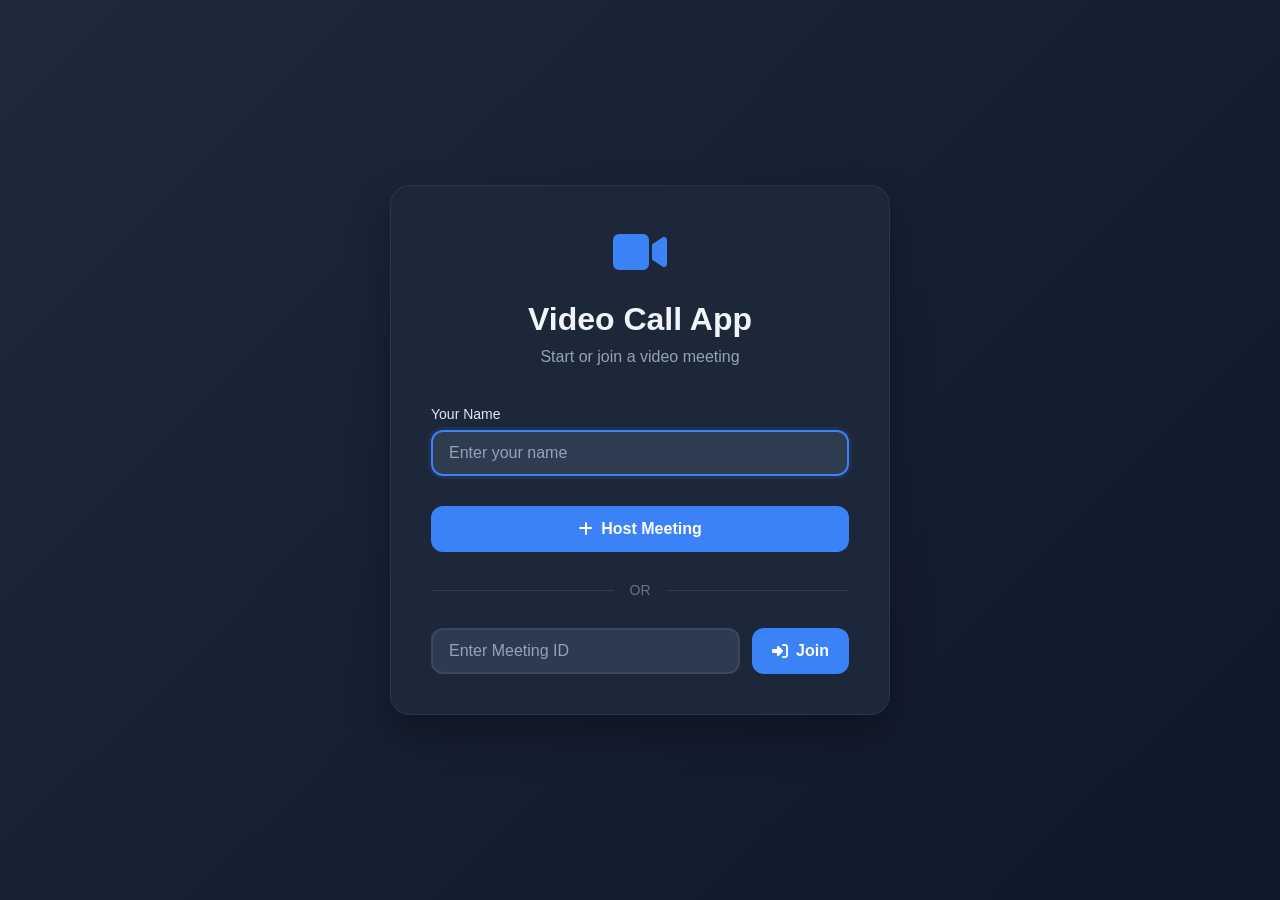
<file: index copy.html>
<!DOCTYPE html>
<html lang="en">
<head>
    <meta charset="UTF-8">
    <meta name="viewport" content="width=device-width, initial-scale=1.0">
    <title>Video Call App</title>
    <link rel="stylesheet" href="https://cdnjs.cloudflare.com/ajax/libs/font-awesome/6.4.0/css/all.min.css">
    <style>
        * {
            margin: 0;
            padding: 0;
            box-sizing: border-box;
        }

        body {
            font-family: 'Inter', -apple-system, BlinkMacSystemFont, 'Segoe UI', Roboto, sans-serif;
            background: linear-gradient(135deg, #1e293b 0%, #0f172a 100%);
            color: #f1f5f9;
            min-height: 100vh;
            display: flex;
            align-items: center;
            justify-content: center;
        }

        .container {
            background: rgba(30, 41, 59, 0.95);
            backdrop-filter: blur(10px);
            border-radius: 20px;
            padding: 40px;
            box-shadow: 0 20px 40px rgba(0, 0, 0, 0.3);
            border: 1px solid rgba(71, 85, 105, 0.3);
            max-width: 500px;
            width: 100%;
            text-align: center;
        }

        .logo {
            font-size: 48px;
            margin-bottom: 20px;
            color: #3b82f6;
        }

        h1 {
            font-size: 32px;
            font-weight: 600;
            margin-bottom: 10px;
            color: #f1f5f9;
        }

        .subtitle {
            font-size: 16px;
            color: #94a3b8;
            margin-bottom: 40px;
        }

        .form-group {
            margin-bottom: 30px;
            text-align: left;
        }

        label {
            display: block;
            font-size: 14px;
            font-weight: 500;
            color: #e2e8f0;
            margin-bottom: 8px;
        }

        input {
            width: 100%;
            padding: 12px 16px;
            border: 2px solid rgba(71, 85, 105, 0.5);
            border-radius: 12px;
            background: rgba(51, 65, 85, 0.8);
            color: #f1f5f9;
            font-size: 16px;
            transition: all 0.2s ease;
        }

        input:focus {
            outline: none;
            border-color: #3b82f6;
            box-shadow: 0 0 0 3px rgba(59, 130, 246, 0.1);
        }

        input::placeholder {
            color: #94a3b8;
        }

        .button-group {
            display: flex;
            gap: 16px;
            margin-bottom: 30px;
        }

        .btn {
            flex: 1;
            padding: 14px 20px;
            border: none;
            border-radius: 12px;
            font-size: 16px;
            font-weight: 600;
            cursor: pointer;
            transition: all 0.2s ease;
            display: flex;
            align-items: center;
            justify-content: center;
            gap: 8px;
        }

        .btn-primary {
            background: #3b82f6;
            color: white;
        }

        .btn-primary:hover {
            background: #2563eb;
            transform: translateY(-1px);
        }

        .btn-secondary {
            background: rgba(51, 65, 85, 0.8);
            color: #e2e8f0;
            border: 2px solid rgba(71, 85, 105, 0.5);
        }

        .btn-secondary:hover {
            background: rgba(71, 85, 105, 0.9);
            border-color: rgba(71, 85, 105, 0.8);
            transform: translateY(-1px);
        }

        .btn:disabled {
            opacity: 0.5;
            cursor: not-allowed;
            transform: none !important;
        }

        .divider {
            display: flex;
            align-items: center;
            margin: 30px 0;
            color: #64748b;
            font-size: 14px;
        }

        .divider::before,
        .divider::after {
            content: '';
            flex: 1;
            height: 1px;
            background: rgba(71, 85, 105, 0.5);
        }

        .divider span {
            padding: 0 16px;
        }

        .join-section {
            display: flex;
            gap: 12px;
        }

        .join-section input {
            flex: 1;
        }

        .join-section .btn {
            flex: none;
            padding: 12px 20px;
        }

        .error-message {
            background: rgba(220, 38, 38, 0.1);
            border: 1px solid rgba(220, 38, 38, 0.3);
            color: #fca5a5;
            padding: 12px;
            border-radius: 8px;
            margin-top: 16px;
            font-size: 14px;
        }

        .loading {
            display: none;
            align-items: center;
            justify-content: center;
            gap: 8px;
            color: #94a3b8;
            font-size: 14px;
            margin-top: 16px;
        }

        .loading.show {
            display: flex;
        }

        .spinner {
            width: 16px;
            height: 16px;
            border: 2px solid rgba(148, 163, 184, 0.3);
            border-top: 2px solid #94a3b8;
            border-radius: 50%;
            animation: spin 1s linear infinite;
        }

        @keyframes spin {
            0% { transform: rotate(0deg); }
            100% { transform: rotate(360deg); }
        }

        @media (max-width: 480px) {
            .container {
                margin: 20px;
                padding: 30px 20px;
            }

            .button-group {
                flex-direction: column;
            }

            .join-section {
                flex-direction: column;
            }

            .join-section .btn {
                flex: 1;
            }
        }
    </style>
</head>
<body>
    <div class="container">
        <div class="logo">
            <i class="fas fa-video"></i>
        </div>
        <h1>Video Call App</h1>
        <p class="subtitle">Start or join a video meeting</p>

        <div class="form-group">
            <label for="userName">Your Name</label>
            <input type="text" id="userName" placeholder="Enter your name" required>
        </div>

        <div class="button-group">
            <button class="btn btn-primary" id="hostBtn">
                <i class="fas fa-plus"></i>
                Host Meeting
            </button>
            <button class="btn btn-secondary" id="createBtn" style="display: none;">
                <i class="fas fa-spinner fa-spin"></i>
                Creating...
            </button>
        </div>

        <div class="divider">
            <span>OR</span>
        </div>

        <div class="join-section">
            <input type="text" id="meetingId" placeholder="Enter Meeting ID" maxlength="8">
            <button class="btn btn-primary" id="joinBtn">
                <i class="fas fa-sign-in-alt"></i>
                Join
            </button>
        </div>

        <div class="loading" id="loading">
            <div class="spinner"></div>
            <span>Processing...</span>
        </div>

        <div class="error-message" id="errorMessage" style="display: none;"></div>
    </div>

    <script>
        const userNameInput = document.getElementById('userName');
        const meetingIdInput = document.getElementById('meetingId');
        const hostBtn = document.getElementById('hostBtn');
        const createBtn = document.getElementById('createBtn');
        const joinBtn = document.getElementById('joinBtn');
        const loading = document.getElementById('loading');
        const errorMessage = document.getElementById('errorMessage');

        function showError(message) {
            errorMessage.textContent = message;
            errorMessage.style.display = 'block';
            setTimeout(() => {
                errorMessage.style.display = 'none';
            }, 5000);
        }

        function showLoading(show = true) {
            loading.classList.toggle('show', show);
        }

        function validateName() {
            const name = userNameInput.value.trim();
            if (!name) {
                showError('Please enter your name');
                userNameInput.focus();
                return false;
            }
            return true;
        }

        hostBtn.addEventListener('click', async () => {
            if (!validateName()) return;

            const hostName = userNameInput.value.trim();
            
            hostBtn.style.display = 'none';
            createBtn.style.display = 'flex';
            showLoading(true);

            try {
                const response = await fetch('/api/create-meeting', {
                    method: 'POST',
                    headers: {
                        'Content-Type': 'application/json'
                    },
                    body: JSON.stringify({ hostName })
                });

                const data = await response.json();
                
                if (response.ok) {
                    // Store host name in session storage
                    sessionStorage.setItem('userName', hostName);
                    sessionStorage.setItem('isHost', 'true');
                    
                    // Redirect to host page
                    window.location.href = `/host/${data.meetingId}`;
                } else {
                    throw new Error(data.error || 'Failed to create meeting');
                }
            } catch (error) {
                console.error('Error creating meeting:', error);
                showError('Failed to create meeting. Please try again.');
                
                hostBtn.style.display = 'flex';
                createBtn.style.display = 'none';
                showLoading(false);
            }
        });

        joinBtn.addEventListener('click', async () => {
            if (!validateName()) return;

            const meetingId = meetingIdInput.value.trim().toUpperCase();
            const participantName = userNameInput.value.trim();

            if (!meetingId) {
                showError('Please enter a meeting ID');
                meetingIdInput.focus();
                return;
            }

            if (meetingId.length !== 8) {
                showError('Meeting ID must be 8 characters long');
                meetingIdInput.focus();
                return;
            }

            showLoading(true);

            try {
                // Check if meeting exists
                const response = await fetch(`/api/meeting/${meetingId}`);
                
                if (response.ok) {
                    // Store participant info in session storage
                    sessionStorage.setItem('userName', participantName);
                    sessionStorage.setItem('isHost', 'false');
                    
                    // Redirect to join page
                    window.location.href = `/join/${meetingId}`;
                } else if (response.status === 404) {
                    throw new Error('Meeting not found. Please check the meeting ID.');
                } else {
                    throw new Error('Failed to join meeting. Please try again.');
                }
            } catch (error) {
                console.error('Error joining meeting:', error);
                showError(error.message);
                showLoading(false);
            }
        });

        // Format meeting ID input
        meetingIdInput.addEventListener('input', (e) => {
            let value = e.target.value.replace(/[^A-Za-z0-9]/g, '').toUpperCase();
            if (value.length > 8) {
                value = value.substring(0, 8);
            }
            e.target.value = value;
        });

        // Enter key handling
        userNameInput.addEventListener('keypress', (e) => {
            if (e.key === 'Enter') {
                hostBtn.click();
            }
        });

        meetingIdInput.addEventListener('keypress', (e) => {
            if (e.key === 'Enter') {
                joinBtn.click();
            }
        });

        // Auto-focus name input
        userNameInput.focus();
    </script>
</body>
</html>
</file>
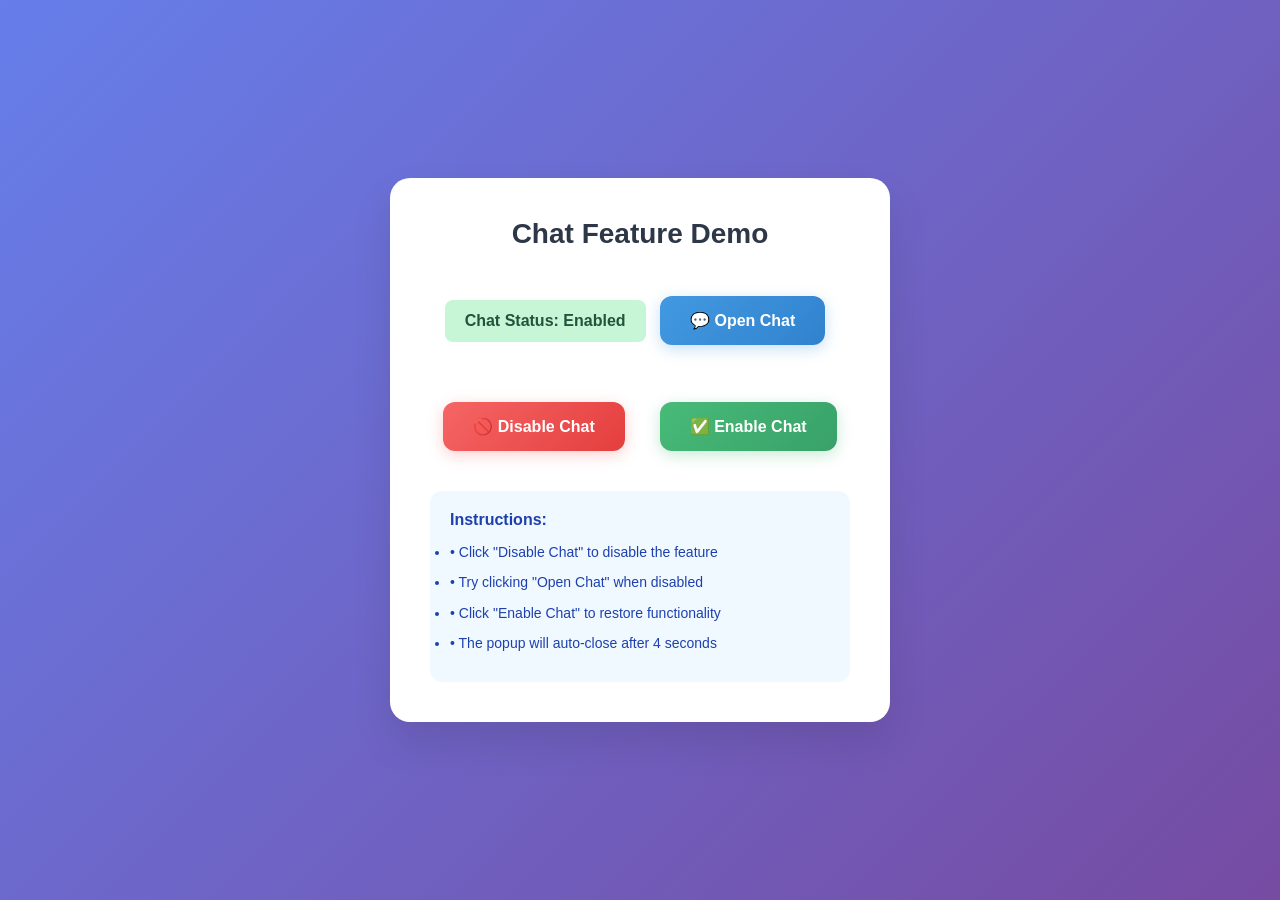
<file: public/chat-disable.html>
<!DOCTYPE html>
<html lang="en">
<head>
    <meta charset="UTF-8">
    <meta name="viewport" content="width=device-width, initial-scale=1.0">
    <title>Chat Disable/Enable Functions with Beautiful Popup</title>
    <script src="js/chat.js"></script>
    <style>
        * {
            margin: 0;
            padding: 0;
            box-sizing: border-box;
        }

        body {
            font-family: -apple-system, BlinkMacSystemFont, 'Segoe UI', Roboto, sans-serif;
            background: linear-gradient(135deg, #667eea 0%, #764ba2 100%);
            min-height: 100vh;
            display: flex;
            align-items: center;
            justify-content: center;
            padding: 20px;
        }

        .demo-container {
            background: white;
            border-radius: 20px;
            padding: 40px;
            box-shadow: 0 20px 40px rgba(0, 0, 0, 0.1);
            max-width: 500px;
            width: 100%;
            text-align: center;
        }

        .demo-title {
            font-size: 28px;
            font-weight: 700;
            color: #2d3748;
            margin-bottom: 30px;
        }

        .chat-button {
            background: linear-gradient(135deg, #4299e1 0%, #3182ce 100%);
            color: white;
            border: none;
            padding: 15px 30px;
            border-radius: 12px;
            font-size: 16px;
            font-weight: 600;
            cursor: pointer;
            transition: all 0.3s ease;
            margin: 10px;
            box-shadow: 0 4px 15px rgba(66, 153, 225, 0.3);
        }

        .chat-button:hover {
            transform: translateY(-2px);
            box-shadow: 0 6px 20px rgba(66, 153, 225, 0.4);
        }

        .chat-button:disabled {
            background: #e2e8f0;
            color: #a0aec0;
            cursor: not-allowed;
            transform: none;
            box-shadow: none;
        }

        .control-buttons {
            margin-top: 30px;
            display: flex;
            gap: 15px;
            justify-content: center;
            flex-wrap: wrap;
        }

        .disable-btn {
            background: linear-gradient(135deg, #f56565 0%, #e53e3e 100%);
            box-shadow: 0 4px 15px rgba(245, 101, 101, 0.3);
        }

        .enable-btn {
            background: linear-gradient(135deg, #48bb78 0%, #38a169 100%);
            box-shadow: 0 4px 15px rgba(72, 187, 120, 0.3);
        }

        .status-indicator {
            margin: 20px 0;
            padding: 12px 20px;
            border-radius: 8px;
            font-weight: 600;
            display: inline-block;
        }

        .status-enabled {
            background: #c6f6d5;
            color: #22543d;
        }

        .status-disabled {
            background: #fed7d7;
            color: #742a2a;
        }

        /* Popup Styles */
        .popup-overlay {
            position: fixed;
            top: 0;
            left: 0;
            width: 100%;
            height: 100%;
            background: rgba(0, 0, 0, 0.6);
            backdrop-filter: blur(8px);
            display: none;
            align-items: center;
            justify-content: center;
            z-index: 10000;
            opacity: 0;
            transition: opacity 0.3s ease;
        }

        .popup-overlay.active {
            display: flex;
            opacity: 1;
        }

        .popup-content {
            background: linear-gradient(135deg, #ffffff 0%, #f8fafc 100%);
            border-radius: 24px;
            padding: 48px 40px;
            box-shadow: 0 25px 50px -12px rgba(0, 0, 0, 0.25);
            max-width: 420px;
            width: 90%;
            text-align: center;
            position: relative;
            transform: scale(0.9) translateY(20px);
            transition: transform 0.4s cubic-bezier(0.175, 0.885, 0.32, 1.275);
        }

        .popup-overlay.active .popup-content {
            transform: scale(1) translateY(0);
        }

        .popup-close {
            position: absolute;
            top: 16px;
            right: 16px;
            background: rgba(107, 114, 128, 0.1);
            border: none;
            border-radius: 50%;
            width: 32px;
            height: 32px;
            display: flex;
            align-items: center;
            justify-content: center;
            cursor: pointer;
            transition: all 0.2s ease;
            color: #6b7280;
        }

        .popup-close:hover {
            background: rgba(107, 114, 128, 0.2);
        }

        .popup-icon {
            width: 80px;
            height: 80px;
            background: linear-gradient(135deg, #fef2f2 0%, #fee2e2 100%);
            border-radius: 50%;
            display: flex;
            align-items: center;
            justify-content: center;
            margin: 0 auto 24px auto;
            position: relative;
        }

        .popup-icon::before {
            content: '';
            position: absolute;
            width: 100%;
            height: 100%;
            border-radius: 50%;
            background: linear-gradient(135deg, #ef4444 0%, #dc2626 100%);
            opacity: 0.1;
            animation: pulse 2s infinite;
        }

        .popup-icon svg {
            width: 36px;
            height: 36px;
            color: #dc2626;
            z-index: 1;
        }

        .popup-title {
            font-size: 28px;
            font-weight: 700;
            color: #111827;
            margin: 0 0 16px 0;
            letter-spacing: -0.025em;
        }

        .popup-message {
            font-size: 16px;
            color: #6b7280;
            line-height: 1.6;
            margin: 0 0 32px 0;
        }

        .popup-dots {
            display: flex;
            justify-content: center;
            gap: 8px;
        }

        .popup-dot {
            width: 8px;
            height: 8px;
            background: #dc2626;
            border-radius: 50%;
            animation: bounce 1.4s infinite ease-in-out both;
        }

        .popup-dot:nth-child(2) {
            animation-delay: 0.16s;
        }

        .popup-dot:nth-child(3) {
            animation-delay: 0.32s;
        }

        @keyframes pulse {
            0%, 100% { 
                transform: scale(1); 
                opacity: 0.1; 
            }
            50% { 
                transform: scale(1.1); 
                opacity: 0.2; 
            }
        }

        @keyframes bounce {
            0%, 80%, 100% { 
                transform: scale(0); 
            }
            40% { 
                transform: scale(1); 
            }
        }

        .instructions {
            background: #f0f9ff;
            border-radius: 12px;
            padding: 20px;
            margin-top: 30px;
            text-align: left;
        }

        .instructions h3 {
            color: #1e40af;
            margin-bottom: 12px;
            font-size: 16px;
        }

        .instructions ul {
            color: #1e40af;
            font-size: 14px;
            line-height: 1.6;
        }

        .instructions li {
            margin-bottom: 8px;
        }
    </style>
</head>
<body>
    <div class="demo-container">
        <h1 class="demo-title">Chat Feature Demo</h1>
        
        <div class="status-indicator" id="chatStatus">
            Chat Status: <span id="statusText">Enabled</span>
        </div>

        <button class="chat-button" id="chatButton" onclick="toggleChat()">
            💬 Open Chat
        </button>

        <div class="control-buttons">
            <button class="chat-button disable-btn" onclick="disableChatFeature()">
                🚫 Disable Chat
            </button>
            <button class="chat-button enable-btn" onclick="enableChatFeature()">
                ✅ Enable Chat
            </button>
        </div>

        <div class="instructions">
            <h3>Instructions:</h3>
            <ul>
                <li>• Click "Disable Chat" to disable the feature</li>
                <li>• Try clicking "Open Chat" when disabled</li>
                <li>• Click "Enable Chat" to restore functionality</li>
                <li>• The popup will auto-close after 4 seconds</li>
            </ul>
        </div>
    </div>

    <!-- Chat Disable Popup -->
    <div class="popup-overlay" id="chatDisablePopup">
        <div class="popup-content">
            <button class="popup-close" onclick="closeChatDisablePopup()">
                <svg viewBox="0 0 24 24" fill="none" stroke="currentColor" stroke-width="2">
                    <line x1="18" y1="6" x2="6" y2="18"></line>
                    <line x1="6" y1="6" x2="18" y2="18"></line>
                </svg>
            </button>

            <div class="popup-icon">
                <svg viewBox="0 0 24 24" fill="none" stroke="currentColor" stroke-width="2">
                    <path d="M21 15a2 2 0 0 1-2 2H7l-4 4V5a2 2 0 0 1 2-2h14a2 2 0 0 1 2 2z"></path>
                    <line x1="9" y1="9" x2="15" y2="15"></line>
                    <line x1="15" y1="9" x2="9" y2="15"></line>
                </svg>
            </div>

            <h2 class="popup-title">Chat Disabled by Host</h2>
            
            <p class="popup-message">
                The chat feature has been temporarily disabled. Please contact the meeting organizer if you need assistance.
            </p>

            <div class="popup-dots">
                <div class="popup-dot"></div>
                <div class="popup-dot"></div>
                <div class="popup-dot"></div>
            </div>
        </div>
    </div>

    <script>
        // Chat state management
        let chatEnabled = true;
        let originalToggleChat = null;
        let autoCloseTimer = null;

        // Store the original chat function
        function originalChatFunction() {
            alert('Chat opened! (This would normally open your chat interface)');
        }

        // Initialize
        originalToggleChat = originalChatFunction;

        // Main toggle chat function
        function toggleChat() {
            if (chatEnabled) {
                originalToggleChat();
            } else {
                showChatDisablePopup();
            }
        }

        // Disable chat feature
        function disableChatFeature() {
            chatEnabled = false;
            updateChatUI();
            console.log('Chat feature disabled');
        }

        // Enable chat feature
        function enableChatFeature() {
            chatEnabled = true;
            updateChatUI();
            console.log('Chat feature enabled');
        }

        // Update UI based on chat state
        function updateChatUI() {
            const chatButton = document.getElementById('chatButton');
            const statusElement = document.getElementById('chatStatus');
            const statusText = document.getElementById('statusText');

            if (chatEnabled) {
                chatButton.disabled = false;
                chatButton.style.opacity = '1';
                chatButton.style.cursor = 'pointer';
                chatButton.innerHTML = '💬 Open Chat';
                statusElement.className = 'status-indicator status-enabled';
                statusText.textContent = 'Enabled';
            } else {
                chatButton.disabled = true;
                chatButton.style.opacity = '0.5';
                chatButton.style.cursor = 'not-allowed';
                chatButton.innerHTML = '🚫 Chat Disabled';
                statusElement.className = 'status-indicator status-disabled';
                statusText.textContent = 'Disabled';
            }
        }

        // Show the beautiful popup
        function showChatDisablePopup() {
            const popup = document.getElementById('chatDisablePopup');
            popup.classList.add('active');

            // Clear any existing timer
            if (autoCloseTimer) {
                clearTimeout(autoCloseTimer);
            }

            // Auto close after 4 seconds
            autoCloseTimer = setTimeout(() => {
                closeChatDisablePopup();
            }, 4000);
        }

        // Close the popup
        function closeChatDisablePopup() {
            const popup = document.getElementById('chatDisablePopup');
            popup.classList.remove('active');
            
            if (autoCloseTimer) {
                clearTimeout(autoCloseTimer);
                autoCloseTimer = null;
            }
        }

        // Close popup when clicking outside
        document.getElementById('chatDisablePopup').addEventListener('click', function(e) {
            if (e.target === this) {
                closeChatDisablePopup();
            }
        });

        // Close popup with Escape key
        document.addEventListener('keydown', function(e) {
            if (e.key === 'Escape') {
                closeChatDisablePopup();
            }
        });

        // Initialize UI
        updateChatUI();

        // Global functions for external use
        window.disableChatFeature = disableChatFeature;
        window.enableChatFeature = enableChatFeature;
        window.toggleChat = toggleChat;
    </script>
</body>
</html>
</file>
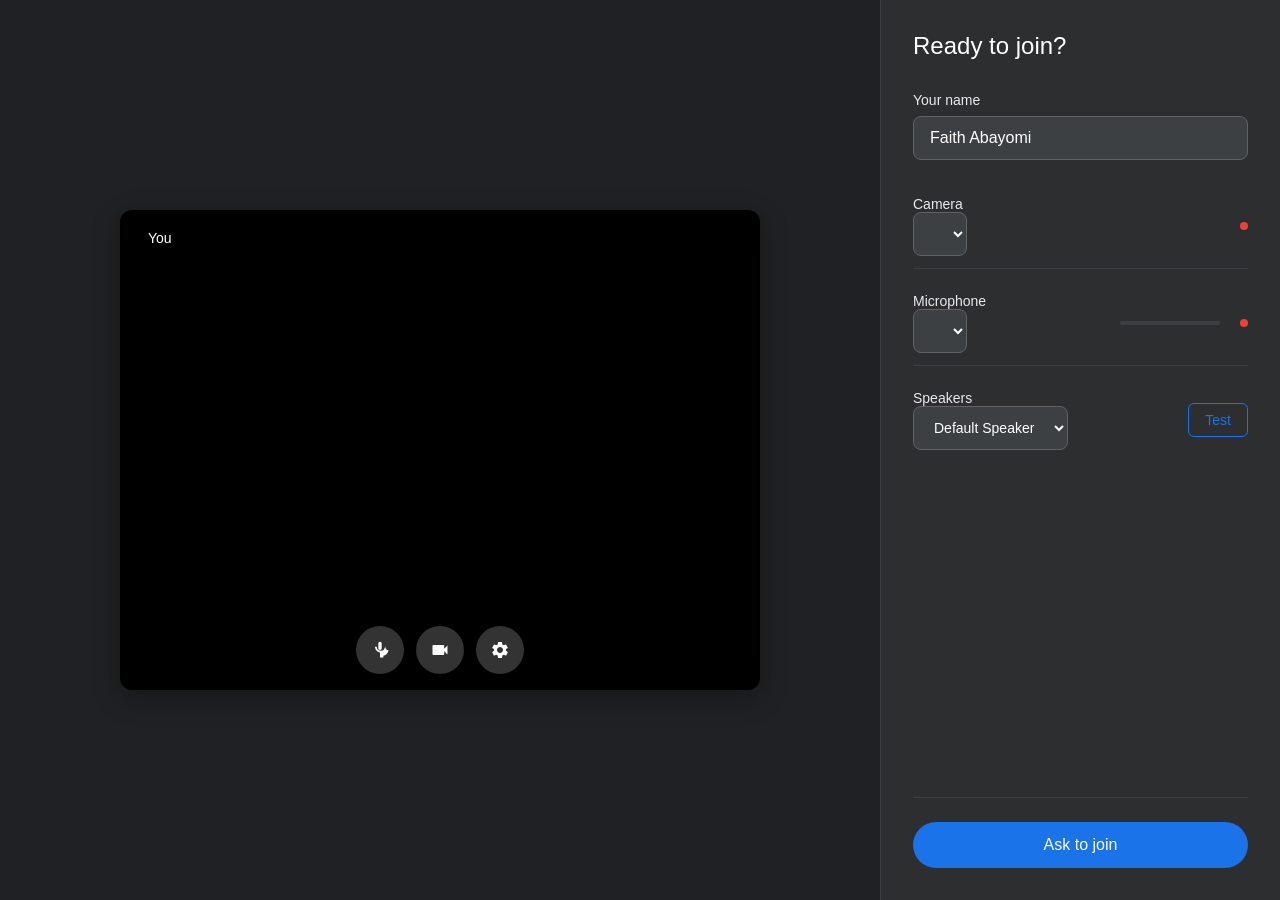
<file: public/Host-waiting-room.html>
<!DOCTYPE html>
<html lang="en">
<head>
    <meta charset="UTF-8">
    <meta name="viewport" content="width=device-width, initial-scale=1.0">
    <title>Video Call - Waiting Room</title>
    <style>
        * {
            margin: 0;
            padding: 0;
            box-sizing: border-box;
        }

        body {
            font-family: 'Google Sans', -apple-system, BlinkMacSystemFont, sans-serif;
            background: #202124;
            color: white;
            height: 100vh;
            display: flex;
            overflow: hidden;
        }

        .main-container {
            flex: 1;
            display: flex;
            position: relative;
        }

        .video-section {
            flex: 1;
            display: flex;
            align-items: center;
            justify-content: center;
            background: #202124;
            position: relative;
        }

        .video-container {
            width: 640px;
            height: 480px;
            background: #000;
            border-radius: 12px;
            overflow: hidden;
            position: relative;
            box-shadow: 0 8px 28px rgba(0,0,0,0.3);
        }

        #videoPreview {
            width: 100%;
            height: 100%;
            object-fit: cover;
            transform: scaleX(-1);
        }

        .video-overlay {
            position: absolute;
            bottom: 16px;
            left: 50%;
            transform: translateX(-50%);
            display: flex;
            gap: 12px;
            z-index: 10;
        }

        .control-btn {
            width: 48px;
            height: 48px;
            border-radius: 50%;
            border: none;
            display: flex;
            align-items: center;
            justify-content: center;
            cursor: pointer;
            transition: all 0.2s ease;
            background: rgba(255,255,255,0.2);
            backdrop-filter: blur(10px);
        }

        .control-btn:hover {
            background: rgba(255,255,255,0.3);
            transform: scale(1.05);
        }

        .control-btn.muted {
            background: #ea4335;
        }

        .control-btn svg {
            width: 20px;
            height: 20px;
            fill: white;
        }

        .user-name {
            position: absolute;
            top: 16px;
            left: 16px;
            background: rgba(0,0,0,0.6);
            padding: 4px 12px;
            border-radius: 12px;
            font-size: 14px;
            font-weight: 500;
        }

        .settings-panel {
            width: 400px;
            background: #2d2e30;
            padding: 32px;
            display: flex;
            flex-direction: column;
            gap: 24px;
            border-left: 1px solid #3c4043;
        }

        .panel-title {
            font-size: 24px;
            font-weight: 400;
            margin-bottom: 8px;
        }

        .form-group {
            display: flex;
            flex-direction: column;
            gap: 8px;
        }

        .form-label {
            font-size: 14px;
            font-weight: 500;
            color: #e8eaed;
        }

        .form-input {
            padding: 12px 16px;
            border: 1px solid #5f6368;
            border-radius: 8px;
            background: #3c4043;
            color: white;
            font-size: 16px;
            transition: border-color 0.2s ease;
        }

        .form-input:focus {
            outline: none;
            border-color: #1a73e8;
        }

        .device-select {
            padding: 12px 16px;
            border: 1px solid #5f6368;
            border-radius: 8px;
            background: #3c4043;
            color: white;
            font-size: 14px;
            cursor: pointer;
            transition: border-color 0.2s ease;
        }

        .device-select:focus {
            outline: none;
            border-color: #1a73e8;
        }

        .test-section {
            display: flex;
            flex-direction: column;
            gap: 12px;
        }

        .test-row {
            display: flex;
            align-items: center;
            justify-content: space-between;
            padding: 12px 0;
            border-bottom: 1px solid #3c4043;
        }

        .test-row:last-child {
            border-bottom: none;
        }

        .test-btn {
            padding: 8px 16px;
            border: 1px solid #1a73e8;
            border-radius: 6px;
            background: transparent;
            color: #1a73e8;
            cursor: pointer;
            font-size: 14px;
            transition: all 0.2s ease;
        }

        .test-btn:hover {
            background: #1a73e8;
            color: white;
        }

        .test-btn.active {
            background: #1a73e8;
            color: white;
        }

        .volume-indicator {
            width: 100px;
            height: 4px;
            background: #3c4043;
            border-radius: 2px;
            overflow: hidden;
        }

        .volume-bar {
            height: 100%;
            background: #34a853;
            width: 0%;
            transition: width 0.1s ease;
        }

        .join-section {
            margin-top: auto;
            padding-top: 24px;
            border-top: 1px solid #3c4043;
        }

        .join-btn {
            width: 100%;
            padding: 14px 24px;
            border: none;
            border-radius: 24px;
            background: #1a73e8;
            color: white;
            font-size: 16px;
            font-weight: 500;
            cursor: pointer;
            transition: all 0.2s ease;
        }

        .join-btn:hover {
            background: #1557b0;
            transform: translateY(-1px);
            box-shadow: 0 4px 12px rgba(26, 115, 232, 0.3);
        }

        .join-btn:disabled {
            background: #5f6368;
            cursor: not-allowed;
            transform: none;
            box-shadow: none;
        }

        .status-indicator {
            width: 8px;
            height: 8px;
            border-radius: 50%;
            background: #34a853;
            margin-left: 8px;
        }

        .status-indicator.error {
            background: #ea4335;
        }

        @keyframes pulse {
            0%, 100% { opacity: 1; }
            50% { opacity: 0.5; }
        }

        .recording-indicator {
            animation: pulse 2s infinite;
        }
    </style>
</head>
<body>
    <div class="main-container">
        <div class="video-section">
            <div class="video-container">
                <video id="videoPreview" autoplay muted playsinline></video>
                <div class="user-name" id="displayName">You</div>
                <div class="video-overlay">
                    <button class="control-btn" id="micBtn" title="Toggle Microphone">
                        <svg viewBox="0 0 24 24">
                            <path d="M12 2c1.1 0 2 .9 2 2v6c0 1.1-.9 2-2 2s-2-.9-2-2V4c0-1.1.9-2 2-2zm6 6c0 2.76-2.24 5-5 5s-5-2.24-5-5H6c0 3.53 2.61 6.43 6 6.92V21h4v-2.08c3.39-.49 6-3.39 6-6.92h-2z"/>
                        </svg>
                    </button>
                    <button class="control-btn" id="cameraBtn" title="Toggle Camera">
                        <svg viewBox="0 0 24 24">
                            <path d="M17 10.5V7c0-.55-.45-1-1-1H4c-.55 0-1 .45-1 1v10c0 .55.45 1 1 1h12c.55 0 1-.45 1-1v-3.5l4 4v-11l-4 4z"/>
                        </svg>
                    </button>
                    <button class="control-btn" id="settingsBtn" title="Settings">
                        <svg viewBox="0 0 24 24">
                            <path d="M19.14,12.94c0.04-0.3,0.06-0.61,0.06-0.94c0-0.32-0.02-0.64-0.07-0.94l2.03-1.58c0.18-0.14,0.23-0.41,0.12-0.61 l-1.92-3.32c-0.12-0.22-0.37-0.29-0.59-0.22l-2.39,0.96c-0.5-0.38-1.03-0.7-1.62-0.94L14.4,2.81c-0.04-0.24-0.24-0.41-0.48-0.41 h-3.84c-0.24,0-0.43,0.17-0.47,0.41L9.25,5.35C8.66,5.59,8.12,5.92,7.63,6.29L5.24,5.33c-0.22-0.08-0.47,0-0.59,0.22L2.74,8.87 C2.62,9.08,2.66,9.34,2.86,9.48l2.03,1.58C4.84,11.36,4.82,11.69,4.82,12s0.02,0.64,0.07,0.94l-2.03,1.58 c-0.18,0.14-0.23,0.41-0.12,0.61l1.92,3.32c0.12,0.22,0.37,0.29,0.59,0.22l2.39-0.96c0.5,0.38,1.03,0.7,1.62,0.94l0.36,2.54 c0.05,0.24,0.24,0.41,0.48,0.41h3.84c0.24,0,0.44-0.17,0.47-0.41l0.36-2.54c0.59-0.24,1.13-0.56,1.62-0.94l2.39,0.96 c0.22,0.08,0.47,0,0.59-0.22l1.92-3.32c0.12-0.22,0.07-0.47-0.12-0.61L19.14,12.94z M12,15.6c-1.98,0-3.6-1.62-3.6-3.6 s1.62-3.6,3.6-3.6s3.6,1.62,3.6,3.6S13.98,15.6,12,15.6z"/>
                        </svg>
                    </button>
                </div>
            </div>
        </div>

        <div class="settings-panel">
            <h2 class="panel-title">Ready to join?</h2>
            
            <div class="form-group">
                <label class="form-label" for="userName">Your name</label>
                <input type="text" id="userName" class="form-input" placeholder="Enter your name" value="Faith Abayomi">
            </div>

            <div class="test-section">
                <div class="test-row">
                    <div>
                        <div class="form-label">Camera</div>
                        <select class="device-select" id="cameraSelect">
                            <option value="">Loading cameras...</option>
                        </select>
                    </div>
                    <div class="status-indicator" id="cameraStatus"></div>
                </div>

                <div class="test-row">
                    <div>
                        <div class="form-label">Microphone</div>
                        <select class="device-select" id="micSelect">
                            <option value="">Loading microphones...</option>
                        </select>
                    </div>
                    <div style="display: flex; align-items: center; gap: 12px;">
                        <div class="volume-indicator">
                            <div class="volume-bar" id="micVolumeBar"></div>
                        </div>
                        <div class="status-indicator" id="micStatus"></div>
                    </div>
                </div>

                <div class="test-row">
                    <div>
                        <div class="form-label">Speakers</div>
                        <select class="device-select" id="speakerSelect">
                            <option value="">Loading speakers...</option>
                        </select>
                    </div>
                    <button class="test-btn" id="speakerTestBtn">Test</button>
                </div>
            </div>

            <div class="join-section">
                <button class="join-btn" id="joinBtn">Ask to join</button>
            </div>
        </div>
    </div>

    <script>
        class VideoCallWaitingRoom {
            constructor() {
                this.stream = null;
                this.audioContext = null;
                this.analyser = null;
                this.micEnabled = true;
                this.cameraEnabled = true;
                this.devices = {
                    cameras: [],
                    microphones: [],
                    speakers: []
                };
                
                this.init();
            }

            async init() {
                await this.getDevices();
                await this.startCamera();
                this.setupEventListeners();
                this.startMicrophoneMonitoring();
            }

            async getDevices() {
                try {
                    const devices = await navigator.mediaDevices.enumerateDevices();
                    
                    this.devices.cameras = devices.filter(device => device.kind === 'videoinput');
                    this.devices.microphones = devices.filter(device => device.kind === 'audioinput');
                    this.devices.speakers = devices.filter(device => device.kind === 'audiooutput');
                    
                    this.populateDeviceSelects();
                } catch (error) {
                    console.error('Error getting devices:', error);
                }
            }

            populateDeviceSelects() {
                const cameraSelect = document.getElementById('cameraSelect');
                const micSelect = document.getElementById('micSelect');
                const speakerSelect = document.getElementById('speakerSelect');

                // Populate cameras
                cameraSelect.innerHTML = '';
                this.devices.cameras.forEach((device, index) => {
                    const option = document.createElement('option');
                    option.value = device.deviceId;
                    option.textContent = device.label || `Camera ${index + 1}`;
                    cameraSelect.appendChild(option);
                });

                // Populate microphones
                micSelect.innerHTML = '';
                this.devices.microphones.forEach((device, index) => {
                    const option = document.createElement('option');
                    option.value = device.deviceId;
                    option.textContent = device.label || `Microphone ${index + 1}`;
                    micSelect.appendChild(option);
                });

                // Populate speakers
                speakerSelect.innerHTML = '';
                this.devices.speakers.forEach((device, index) => {
                    const option = document.createElement('option');
                    option.value = device.deviceId;
                    option.textContent = device.label || `Speaker ${index + 1}`;
                    speakerSelect.appendChild(option);
                });

                if (this.devices.speakers.length === 0) {
                    const option = document.createElement('option');
                    option.textContent = 'Default Speaker';
                    speakerSelect.appendChild(option);
                }
            }

            async startCamera() {
                try {
                    const constraints = {
                        video: { 
                            width: { ideal: 1280 },
                            height: { ideal: 720 }
                        },
                        audio: true
                    };

                    this.stream = await navigator.mediaDevices.getUserMedia(constraints);
                    const videoPreview = document.getElementById('videoPreview');
                    videoPreview.srcObject = this.stream;
                    
                    document.getElementById('cameraStatus').classList.remove('error');
                    document.getElementById('micStatus').classList.remove('error');
                    
                } catch (error) {
                    console.error('Error accessing camera:', error);
                    document.getElementById('cameraStatus').classList.add('error');
                    document.getElementById('micStatus').classList.add('error');
                }
            }

            async switchCamera(deviceId) {
                if (this.stream) {
                    this.stream.getTracks().forEach(track => track.stop());
                }

                try {
                    const constraints = {
                        video: { 
                            deviceId: deviceId ? { exact: deviceId } : undefined,
                            width: { ideal: 1280 },
                            height: { ideal: 720 }
                        },
                        audio: true
                    };

                    this.stream = await navigator.mediaDevices.getUserMedia(constraints);
                    const videoPreview = document.getElementById('videoPreview');
                    videoPreview.srcObject = this.stream;
                    
                    document.getElementById('cameraStatus').classList.remove('error');
                } catch (error) {
                    console.error('Error switching camera:', error);
                    document.getElementById('cameraStatus').classList.add('error');
                }
            }

            startMicrophoneMonitoring() {
                if (!this.stream) return;

                try {
                    this.audioContext = new (window.AudioContext || window.webkitAudioContext)();
                    this.analyser = this.audioContext.createAnalyser();
                    
                    const audioTrack = this.stream.getAudioTracks()[0];
                    if (audioTrack) {
                        const source = this.audioContext.createMediaStreamSource(this.stream);
                        source.connect(this.analyser);
                        
                        this.analyser.fftSize = 256;
                        const dataArray = new Uint8Array(this.analyser.frequencyBinCount);
                        
                        const updateVolume = () => {
                            this.analyser.getByteFrequencyData(dataArray);
                            const average = dataArray.reduce((a, b) => a + b) / dataArray.length;
                            const volumePercent = (average / 255) * 100;
                            
                            document.getElementById('micVolumeBar').style.width = `${volumePercent}%`;
                            requestAnimationFrame(updateVolume);
                        };
                        
                        updateVolume();
                    }
                } catch (error) {
                    console.error('Error setting up microphone monitoring:', error);
                }
            }

            toggleMicrophone() {
                if (this.stream) {
                    const audioTracks = this.stream.getAudioTracks();
                    audioTracks.forEach(track => {
                        track.enabled = !track.enabled;
                    });
                    this.micEnabled = !this.micEnabled;
                    
                    const micBtn = document.getElementById('micBtn');
                    micBtn.classList.toggle('muted', !this.micEnabled);
                    micBtn.innerHTML = this.micEnabled ? 
                        '<svg viewBox="0 0 24 24"><path d="M12 2c1.1 0 2 .9 2 2v6c0 1.1-.9 2-2 2s-2-.9-2-2V4c0-1.1.9-2 2-2zm6 6c0 2.76-2.24 5-5 5s-5-2.24-5-5H6c0 3.53 2.61 6.43 6 6.92V21h4v-2.08c3.39-.49 6-3.39 6-6.92h-2z"/></svg>' :
                        '<svg viewBox="0 0 24 24"><path d="M19 11h-1.7c0 .74-.16 1.43-.43 2.05l1.23 1.23c.56-.98.9-2.09.9-3.28zm-4.02.17c0-.06.02-.11.02-.17V4c0-1.1-.9-2-2-2S11 2.9 11 4v.18l3.98 3.99zM4.27 3L3 4.27l6.01 6.01V11c0 1.1.9 2 2 2 .11 0 .22-.01.33-.03l1.17 1.17c-.8.21-1.62.36-2.5.36-3.11 0-5.7-2.51-5.7-5.7H3c0 3.41 2.72 6.23 6 6.72V21h4v-6.28c.91-.13 1.77-.45 2.54-.9L19.73 21 21 19.73 4.27 3z"/></svg>';
                }
            }

            toggleCamera() {
                if (this.stream) {
                    const videoTracks = this.stream.getVideoTracks();
                    videoTracks.forEach(track => {
                        track.enabled = !track.enabled;
                    });
                    this.cameraEnabled = !this.cameraEnabled;
                    
                    const cameraBtn = document.getElementById('cameraBtn');
                    cameraBtn.classList.toggle('muted', !this.cameraEnabled);
                    cameraBtn.innerHTML = this.cameraEnabled ? 
                        '<svg viewBox="0 0 24 24"><path d="M17 10.5V7c0-.55-.45-1-1-1H4c-.55 0-1 .45-1 1v10c0 .55.45 1 1 1h12c.55 0 1-.45 1-1v-3.5l4 4v-11l-4 4z"/></svg>' :
                        '<svg viewBox="0 0 24 24"><path d="M21 6.5l-4 4V7c0-.55-.45-1-1-1H9.82L21 17.18V6.5zM3.27 2L2 3.27 4.73 6H4c-.55 0-1 .45-1 1v10c0 .55.45 1 1 1h12c.21 0 .39-.08.54-.18L19.73 21 21 19.73 3.27 2z"/></svg>';
                    
                    const videoPreview = document.getElementById('videoPreview');
                    videoPreview.style.display = this.cameraEnabled ? 'block' : 'none';
                }
            }

            testSpeakers() {
                const testBtn = document.getElementById('speakerTestBtn');
                testBtn.classList.add('active');
                testBtn.textContent = 'Playing...';
                
                // Create a test tone
                const audioContext = new (window.AudioContext || window.webkitAudioContext)();
                const oscillator = audioContext.createOscillator();
                const gainNode = audioContext.createGain();
                
                oscillator.connect(gainNode);
                gainNode.connect(audioContext.destination);
                
                oscillator.frequency.setValueAtTime(440, audioContext.currentTime);
                oscillator.type = 'sine';
                gainNode.gain.setValueAtTime(0.1, audioContext.currentTime);
                
                oscillator.start();
                oscillator.stop(audioContext.currentTime + 1);
                
                setTimeout(() => {
                    testBtn.classList.remove('active');
                    testBtn.textContent = 'Test';
                }, 1000);
            }

            updateDisplayName() {
                const userName = document.getElementById('userName').value;
                document.getElementById('displayName').textContent = userName || 'You';
            }

            joinMeeting() {
                const userName = document.getElementById('userName').value;
                if (!userName.trim()) {
                    alert('Please enter your name before joining');
                    return;
                }
                
                const joinBtn = document.getElementById('joinBtn');
                joinBtn.disabled = true;
                joinBtn.textContent = 'Joining...';
                
                // Simulate joining process
                setTimeout(() => {
                    alert(`Joining meeting as: ${userName}`);
                    joinBtn.disabled = false;
                    joinBtn.textContent = 'Ask to join';
                }, 2000);
            }

            setupEventListeners() {
                document.getElementById('micBtn').addEventListener('click', () => this.toggleMicrophone());
                document.getElementById('cameraBtn').addEventListener('click', () => this.toggleCamera());
                document.getElementById('speakerTestBtn').addEventListener('click', () => this.testSpeakers());
                document.getElementById('userName').addEventListener('input', () => this.updateDisplayName());
                document.getElementById('joinBtn').addEventListener('click', () => this.joinMeeting());
                
                document.getElementById('cameraSelect').addEventListener('change', (e) => {
                    this.switchCamera(e.target.value);
                });
            }
        }

        // Initialize the waiting room when the page loads
        document.addEventListener('DOMContentLoaded', () => {
            new VideoCallWaitingRoom();
        });
    </script>
</body>
</html>
</file>
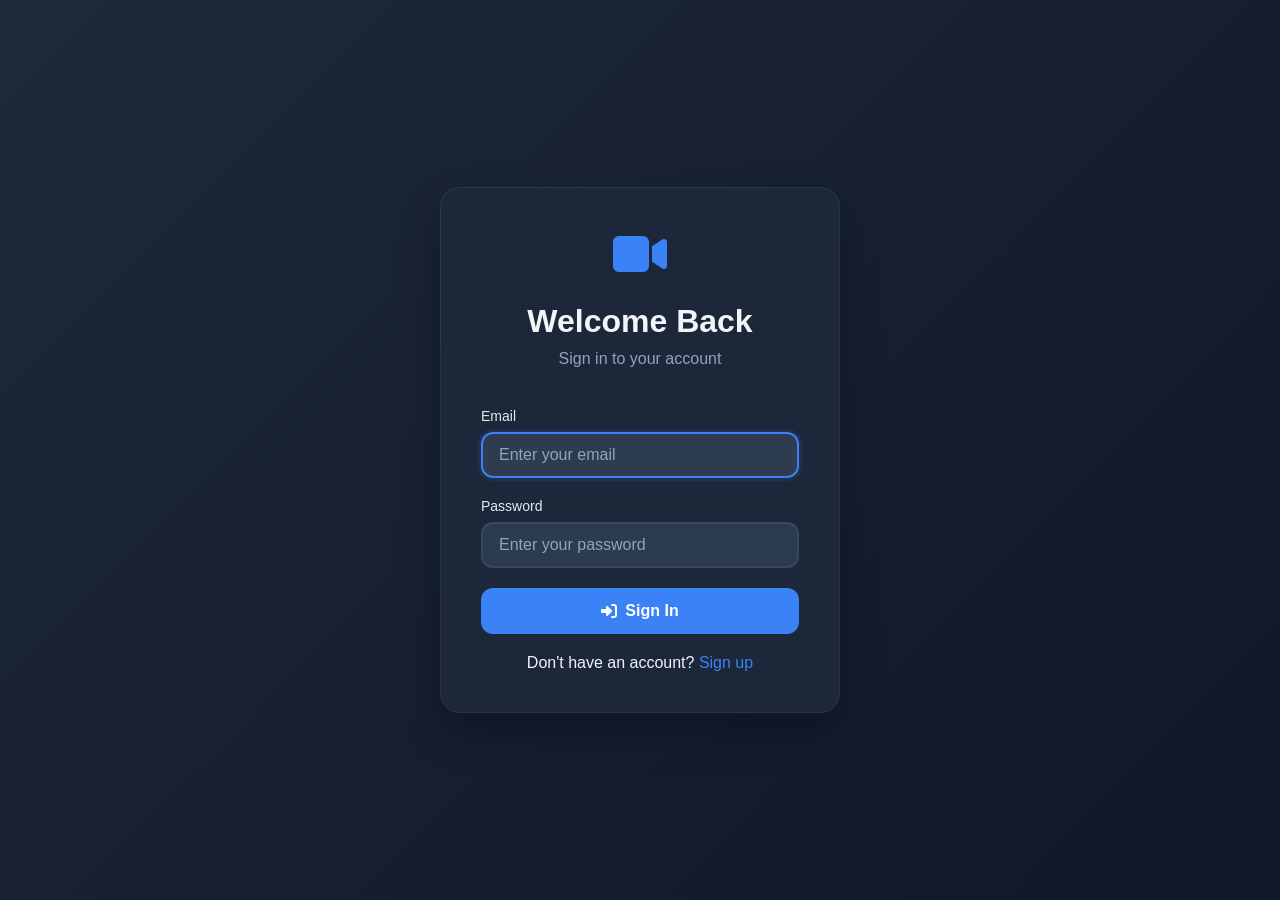
<file: public/login.html>
<!DOCTYPE html>
<html lang="en">
<head>
    <meta charset="UTF-8">
    <meta name="viewport" content="width=device-width, initial-scale=1.0">
    <title>Login - Video Call App</title>
    <link rel="stylesheet" href="https://cdnjs.cloudflare.com/ajax/libs/font-awesome/6.4.0/css/all.min.css">
    <style>
        * {
            margin: 0;
            padding: 0;
            box-sizing: border-box;
        }

        body {
            font-family: 'Inter', -apple-system, BlinkMacSystemFont, 'Segoe UI', Roboto, sans-serif;
            background: linear-gradient(135deg, #1e293b 0%, #0f172a 100%);
            color: #f1f5f9;
            min-height: 100vh;
            display: flex;
            align-items: center;
            justify-content: center;
        }

        .container {
            background: rgba(30, 41, 59, 0.95);
            backdrop-filter: blur(10px);
            border-radius: 20px;
            padding: 40px;
            box-shadow: 0 20px 40px rgba(0, 0, 0, 0.3);
            border: 1px solid rgba(71, 85, 105, 0.3);
            max-width: 400px;
            width: 100%;
            text-align: center;
        }

        .logo {
            font-size: 48px;
            margin-bottom: 20px;
            color: #3b82f6;
        }

        h1 {
            font-size: 32px;
            font-weight: 600;
            margin-bottom: 10px;
            color: #f1f5f9;
        }

        .subtitle {
            font-size: 16px;
            color: #94a3b8;
            margin-bottom: 40px;
        }

        .form-group {
            margin-bottom: 20px;
            text-align: left;
        }

        label {
            display: block;
            font-size: 14px;
            font-weight: 500;
            color: #e2e8f0;
            margin-bottom: 8px;
        }

        input {
            width: 100%;
            padding: 12px 16px;
            border: 2px solid rgba(71, 85, 105, 0.5);
            border-radius: 12px;
            background: rgba(51, 65, 85, 0.8);
            color: #f1f5f9;
            font-size: 16px;
            transition: all 0.2s ease;
        }

        input:focus {
            outline: none;
            border-color: #3b82f6;
            box-shadow: 0 0 0 3px rgba(59, 130, 246, 0.1);
        }

        input::placeholder {
            color: #94a3b8;
        }

        .btn {
            width: 100%;
            padding: 14px 20px;
            border: none;
            border-radius: 12px;
            font-size: 16px;
            font-weight: 600;
            cursor: pointer;
            transition: all 0.2s ease;
            display: flex;
            align-items: center;
            justify-content: center;
            gap: 8px;
            margin-bottom: 20px;
        }

        .btn-primary {
            background: #3b82f6;
            color: white;
        }

        .btn-primary:hover {
            background: #2563eb;
            transform: translateY(-1px);
        }

        .btn:disabled {
            opacity: 0.5;
            cursor: not-allowed;
            transform: none !important;
        }

        .error-message {
            background: rgba(220, 38, 38, 0.1);
            border: 1px solid rgba(220, 38, 38, 0.3);
            color: #fca5a5;
            padding: 12px;
            border-radius: 8px;
            margin-bottom: 16px;
            font-size: 14px;
            display: none;
        }

        .loading {
            display: none;
            align-items: center;
            justify-content: center;
            gap: 8px;
            color: #94a3b8;
            font-size: 14px;
            margin-top: 16px;
        }

        .loading.show {
            display: flex;
        }

        .spinner {
            width: 16px;
            height: 16px;
            border: 2px solid rgba(148, 163, 184, 0.3);
            border-top: 2px solid #94a3b8;
            border-radius: 50%;
            animation: spin 1s linear infinite;
        }

        @keyframes spin {
            0% { transform: rotate(0deg); }
            100% { transform: rotate(360deg); }
        }

        .auth-link {
            color: #3b82f6;
            text-decoration: none;
            font-weight: 500;
        }

        .auth-link:hover {
            color: #2563eb;
            text-decoration: underline;
        }

        @media (max-width: 480px) {
            .container {
                margin: 20px;
                padding: 30px 20px;
            }
        }
    </style>
</head>
<body>
    <div class="container">
        <div class="logo">
            <i class="fas fa-video"></i>
        </div>
        <h1>Welcome Back</h1>
        <p class="subtitle">Sign in to your account</p>

        <div class="error-message" id="errorMessage"></div>

        <form id="loginForm">
            <div class="form-group">
                <label for="email">Email</label>
                <input type="email" id="email" placeholder="Enter your email" required>
            </div>

            <div class="form-group">
                <label for="password">Password</label>
                <input type="password" id="password" placeholder="Enter your password" required>
            </div>

            <button type="submit" class="btn btn-primary" id="loginBtn">
                <i class="fas fa-sign-in-alt"></i>
                Sign In
            </button>
        </form>

        <div class="loading" id="loading">
            <div class="spinner"></div>
            <span>Signing in...</span>
        </div>

        <p>Don't have an account? <a href="/register" class="auth-link">Sign up</a></p>
    </div>

    <script>
        const loginForm = document.getElementById('loginForm');
        const loginBtn = document.getElementById('loginBtn');
        const loading = document.getElementById('loading');
        const errorMessage = document.getElementById('errorMessage');

        function showError(message) {
            errorMessage.textContent = message;
            errorMessage.style.display = 'block';
            setTimeout(() => {
                errorMessage.style.display = 'none';
            }, 5000);
        }

        function showLoading(show = true) {
            loading.classList.toggle('show', show);
            loginBtn.disabled = show;
        }

        loginForm.addEventListener('submit', async (e) => {
            e.preventDefault();
            
            const email = document.getElementById('email').value.trim();
            const password = document.getElementById('password').value;

            if (!email || !password) {
                showError('Please fill in all fields');
                return;
            }

            showLoading(true);

            try {
                const response = await fetch('/api/login', {
                    method: 'POST',
                    headers: {
                        'Content-Type': 'application/json'
                    },
                    body: JSON.stringify({ email, password })
                });

                const data = await response.json();
                
                if (response.ok) {
                    window.location.href = '/dashboard';
                } else {
                    throw new Error(data.error || 'Login failed');
                }
            } catch (error) {
                console.error('Login error:', error);
                showError(error.message);
                showLoading(false);
            }
        });

        // Auto-focus email input
        document.getElementById('email').focus();
    </script>
</body>
</html>
</file>
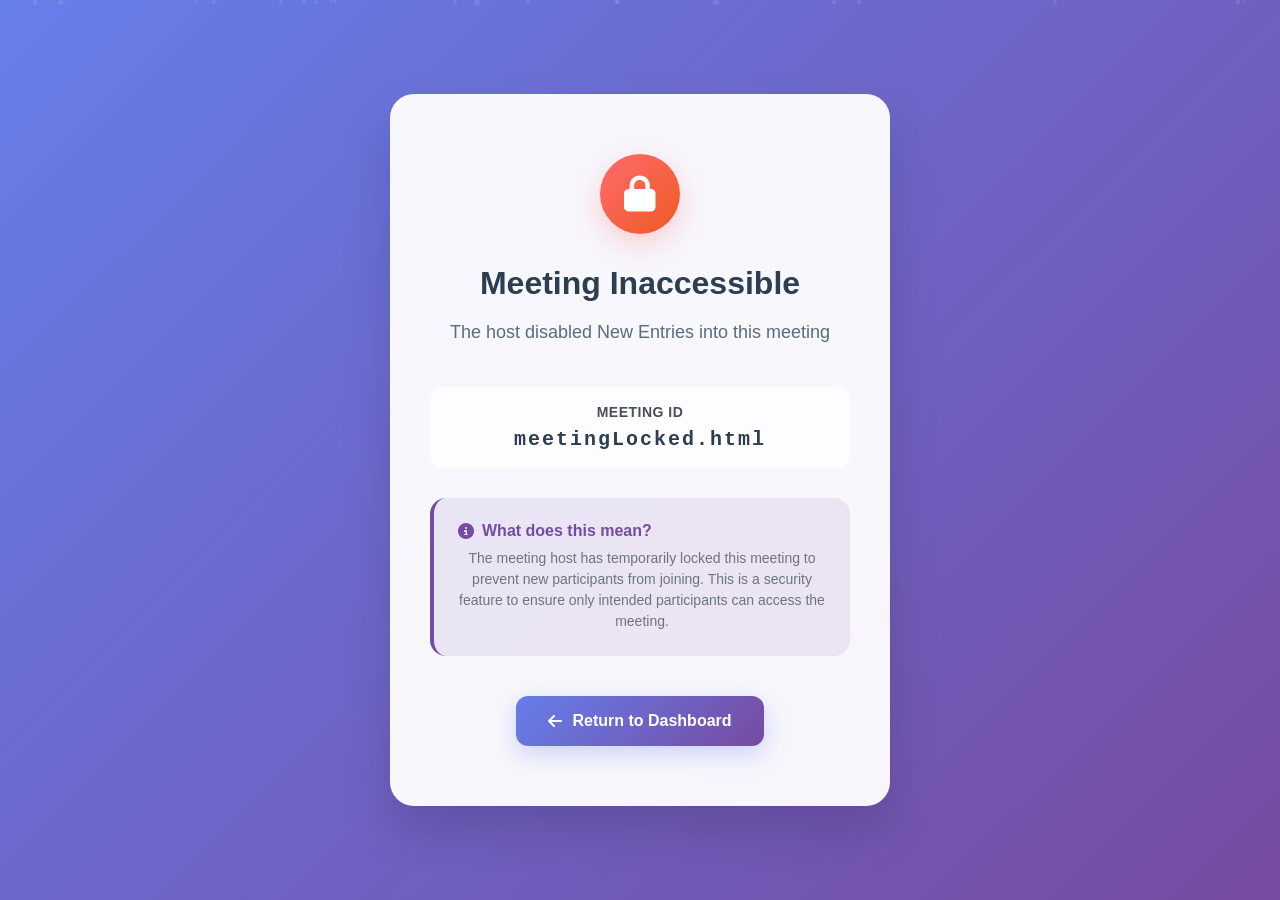
<file: public/meetingLocked.html>
<!DOCTYPE html>
<html lang="en">
<head>
  <meta charset="UTF-8">
  <meta name="viewport" content="width=device-width, initial-scale=1.0">
  <title>Meeting Locked - Video Call App</title>
  <link rel="stylesheet" href="https://cdnjs.cloudflare.com/ajax/libs/font-awesome/6.4.0/css/all.min.css">
  <style>
    * {
      margin: 0;
      padding: 0;
      box-sizing: border-box;
    }

    body {
      font-family: 'Inter', -apple-system, BlinkMacSystemFont, 'Segoe UI', Roboto, sans-serif;
      background: linear-gradient(135deg, #667eea 0%, #764ba2 100%);
      min-height: 100vh;
      display: flex;
      align-items: center;
      justify-content: center;
      color: #333;
      overflow: hidden;
    }

    .locked-container {
      background: rgba(255, 255, 255, 0.95);
      backdrop-filter: blur(20px);
      border-radius: 24px;
      padding: 60px 40px;
      text-align: center;
      box-shadow: 0 25px 50px rgba(0, 0, 0, 0.15);
      max-width: 500px;
      width: 90%;
      position: relative;
      animation: slideIn 0.8s cubic-bezier(0.4, 0, 0.2, 1);
    }

    @keyframes slideIn {
      from {
        opacity: 0;
        transform: translateY(30px) scale(0.95);
      }
      to {
        opacity: 1;
        transform: translateY(0) scale(1);
      }
    }

    .lock-icon {
      width: 80px;
      height: 80px;
      background: linear-gradient(135deg, #ff6b6b, #ee5a24);
      border-radius: 50%;
      display: flex;
      align-items: center;
      justify-content: center;
      margin: 0 auto 30px;
      animation: pulse 2s infinite;
      box-shadow: 0 10px 30px rgba(255, 107, 107, 0.3);
    }

    @keyframes pulse {
      0%, 100% {
        transform: scale(1);
        box-shadow: 0 10px 30px rgba(255, 107, 107, 0.3);
      }
      50% {
        transform: scale(1.05);
        box-shadow: 0 15px 40px rgba(255, 107, 107, 0.4);
      }
    }

    .lock-icon i {
      font-size: 36px;
      color: white;
    }

    .locked-title {
      font-size: 32px;
      font-weight: 700;
      color: #2c3e50;
      margin-bottom: 16px;
      line-height: 1.2;
    }

    .locked-message {
      font-size: 18px;
      color: #5a6c7d;
      margin-bottom: 40px;
      line-height: 1.6;
      font-weight: 400;
    }

    .locked-details {
      background: rgba(116, 75, 162, 0.1);
      border-radius: 16px;
      padding: 24px;
      margin-bottom: 40px;
      border-left: 4px solid #764ba2;
    }

    .locked-details h3 {
      font-size: 16px;
      font-weight: 600;
      color: #764ba2;
      margin-bottom: 8px;
      display: flex;
      align-items: center;
      gap: 8px;
    }

    .locked-details p {
      font-size: 14px;
      color: #6c757d;
      line-height: 1.5;
    }

    .return-btn {
      background: linear-gradient(135deg, #667eea, #764ba2);
      color: white;
      border: none;
      padding: 16px 32px;
      border-radius: 12px;
      font-size: 16px;
      font-weight: 600;
      cursor: pointer;
      transition: all 0.3s cubic-bezier(0.4, 0, 0.2, 1);
      text-decoration: none;
      display: inline-flex;
      align-items: center;
      gap: 10px;
      box-shadow: 0 8px 25px rgba(102, 126, 234, 0.3);
    }

    .return-btn:hover {
      transform: translateY(-2px);
      box-shadow: 0 12px 35px rgba(102, 126, 234, 0.4);
      background: linear-gradient(135deg, #5a67d8, #6b46c1);
    }

    .return-btn:active {
      transform: translateY(0);
    }

    .floating-particles {
      position: absolute;
      top: 0;
      left: 0;
      width: 100%;
      height: 100%;
      pointer-events: none;
      overflow: hidden;
    }

    .particle {
      position: absolute;
      background: rgba(255, 255, 255, 0.1);
      border-radius: 50%;
      animation: float 6s infinite linear;
    }

    @keyframes float {
      0% {
        transform: translateY(100vh) rotate(0deg);
        opacity: 0;
      }
      10% {
        opacity: 1;
      }
      90% {
        opacity: 1;
      }
      100% {
        transform: translateY(-100px) rotate(360deg);
        opacity: 0;
      }
    }

    .meeting-info {
      background: rgba(255, 255, 255, 0.7);
      border-radius: 12px;
      padding: 16px;
      margin-bottom: 30px;
      border: 1px solid rgba(255, 255, 255, 0.3);
    }

    .meeting-info h4 {
      font-size: 14px;
      font-weight: 600;
      color: #495057;
      margin-bottom: 8px;
      text-transform: uppercase;
      letter-spacing: 0.5px;
    }

    .meeting-id {
      font-size: 20px;
      font-weight: 700;
      color: #2c3e50;
      font-family: 'Courier New', monospace;
      letter-spacing: 2px;
    }

    @media (max-width: 768px) {
      .locked-container {
        padding: 40px 24px;
        margin: 20px;
      }

      .locked-title {
        font-size: 28px;
      }

      .locked-message {
        font-size: 16px;
      }

      .lock-icon {
        width: 70px;
        height: 70px;
      }

      .lock-icon i {
        font-size: 30px;
      }
    }
  </style>
</head>
<body>
  <div class="floating-particles" id="particles"></div>
  
  <div class="locked-container">
    <div class="lock-icon">
      <i class="fas fa-lock"></i>
    </div>
    
    <h1 class="locked-title">Meeting Inaccessible</h1>
    <p class="locked-message">The host disabled New Entries into this meeting</p>
    
    <div class="meeting-info">
      <h4>Meeting ID</h4>
      <div class="meeting-id" id="meetingId">Loading...</div>
    </div>
    
    <div class="locked-details">
      <h3>
        <i class="fas fa-info-circle"></i>
        What does this mean?
      </h3>
      <p>The meeting host has temporarily locked this meeting to prevent new participants from joining. This is a security feature to ensure only intended participants can access the meeting.</p>
    </div>
    
    <a href="/dashboard" class="return-btn">
      <i class="fas fa-arrow-left"></i>
      Return to Dashboard
    </a>
  </div>

  <script>
    // Create floating particles
    function createParticles() {
      const particlesContainer = document.getElementById('particles');
      const particleCount = 20;
      
      for (let i = 0; i < particleCount; i++) {
        const particle = document.createElement('div');
        particle.className = 'particle';
        
        const size = Math.random() * 4 + 2;
        particle.style.width = size + 'px';
        particle.style.height = size + 'px';
        particle.style.left = Math.random() * 100 + '%';
        particle.style.animationDelay = Math.random() * 6 + 's';
        particle.style.animationDuration = (Math.random() * 3 + 4) + 's';
        
        particlesContainer.appendChild(particle);
      }
    }

    // Extract meeting ID from URL
    function getMeetingId() {
      const pathParts = window.location.pathname.split('/');
      return pathParts[pathParts.length - 1];
    }

    // Initialize page
    document.addEventListener('DOMContentLoaded', () => {
      createParticles();
      
      const meetingId = getMeetingId();
      if (meetingId) {
        document.getElementById('meetingId').textContent = meetingId;
      }
    });

    // Add some interactive effects
    document.querySelector('.return-btn').addEventListener('mouseenter', () => {
      document.querySelector('.lock-icon').style.transform = 'scale(1.1)';
    });

    document.querySelector('.return-btn').addEventListener('mouseleave', () => {
      document.querySelector('.lock-icon').style.transform = 'scale(1)';
    });
  </script>
</body>
</html>
</file>
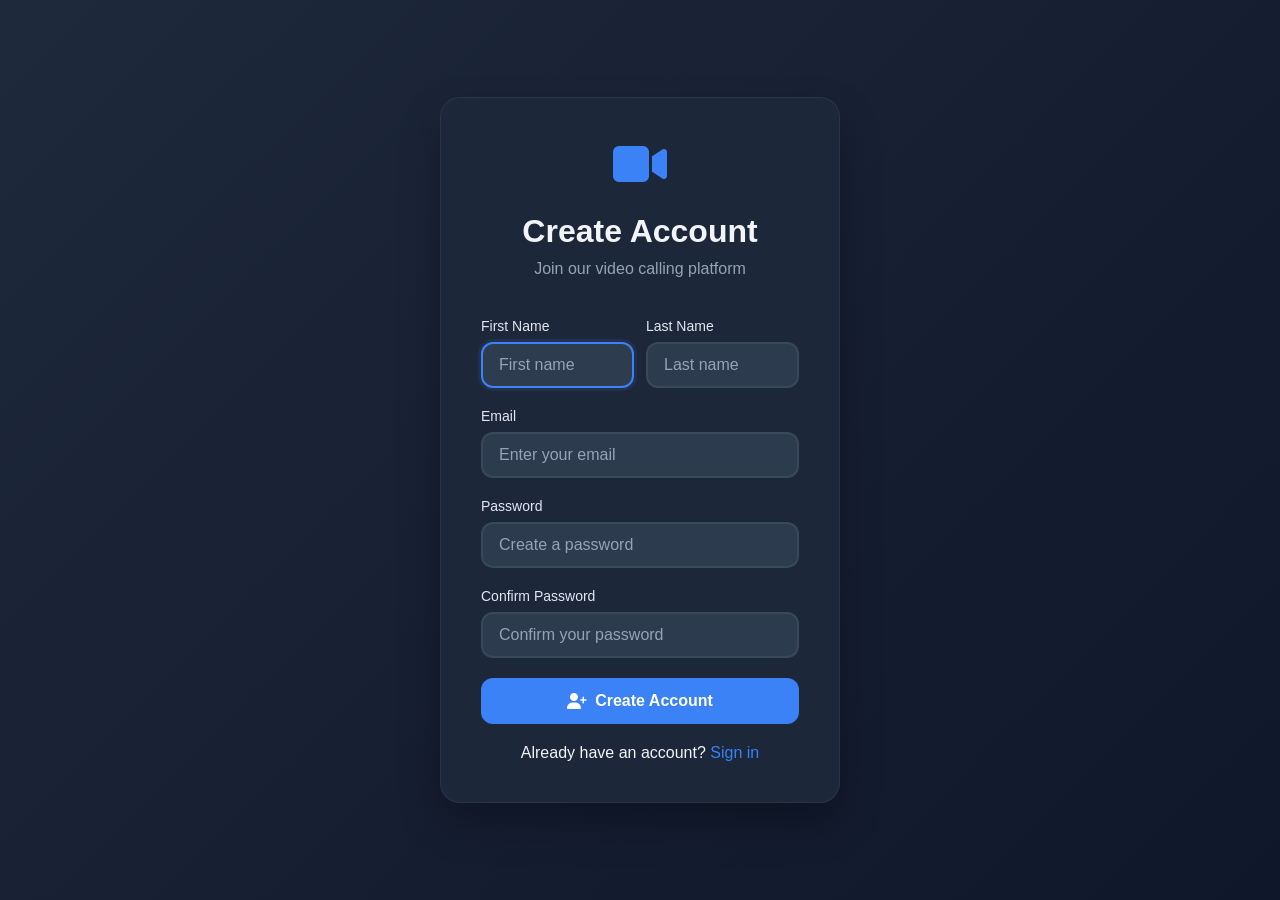
<file: public/register.html>
<!DOCTYPE html>
<html lang="en">
<head>
    <meta charset="UTF-8">
    <meta name="viewport" content="width=device-width, initial-scale=1.0">
    <title>Register - Video Call App</title>
    <link rel="stylesheet" href="https://cdnjs.cloudflare.com/ajax/libs/font-awesome/6.4.0/css/all.min.css">
    <style>
        * {
            margin: 0;
            padding: 0;
            box-sizing: border-box;
        }

        body {
            font-family: 'Inter', -apple-system, BlinkMacSystemFont, 'Segoe UI', Roboto, sans-serif;
            background: linear-gradient(135deg, #1e293b 0%, #0f172a 100%);
            color: #f1f5f9;
            min-height: 100vh;
            display: flex;
            align-items: center;
            justify-content: center;
        }

        .container {
            background: rgba(30, 41, 59, 0.95);
            backdrop-filter: blur(10px);
            border-radius: 20px;
            padding: 40px;
            box-shadow: 0 20px 40px rgba(0, 0, 0, 0.3);
            border: 1px solid rgba(71, 85, 105, 0.3);
            max-width: 400px;
            width: 100%;
            text-align: center;
        }

        .logo {
            font-size: 48px;
            margin-bottom: 20px;
            color: #3b82f6;
        }

        h1 {
            font-size: 32px;
            font-weight: 600;
            margin-bottom: 10px;
            color: #f1f5f9;
        }

        .subtitle {
            font-size: 16px;
            color: #94a3b8;
            margin-bottom: 40px;
        }

        .form-group {
            margin-bottom: 20px;
            text-align: left;
        }

        .form-row {
            display: flex;
            gap: 12px;
        }

        .form-row .form-group {
            flex: 1;
        }

        label {
            display: block;
            font-size: 14px;
            font-weight: 500;
            color: #e2e8f0;
            margin-bottom: 8px;
        }

        input {
            width: 100%;
            padding: 12px 16px;
            border: 2px solid rgba(71, 85, 105, 0.5);
            border-radius: 12px;
            background: rgba(51, 65, 85, 0.8);
            color: #f1f5f9;
            font-size: 16px;
            transition: all 0.2s ease;
        }

        input:focus {
            outline: none;
            border-color: #3b82f6;
            box-shadow: 0 0 0 3px rgba(59, 130, 246, 0.1);
        }

        input::placeholder {
            color: #94a3b8;
        }

        .btn {
            width: 100%;
            padding: 14px 20px;
            border: none;
            border-radius: 12px;
            font-size: 16px;
            font-weight: 600;
            cursor: pointer;
            transition: all 0.2s ease;
            display: flex;
            align-items: center;
            justify-content: center;
            gap: 8px;
            margin-bottom: 20px;
        }

        .btn-primary {
            background: #3b82f6;
            color: white;
        }

        .btn-primary:hover {
            background: #2563eb;
            transform: translateY(-1px);
        }

        .btn:disabled {
            opacity: 0.5;
            cursor: not-allowed;
            transform: none !important;
        }

        .error-message, .success-message {
            padding: 12px;
            border-radius: 8px;
            margin-bottom: 16px;
            font-size: 14px;
            display: none;
        }

        .error-message {
            background: rgba(220, 38, 38, 0.1);
            border: 1px solid rgba(220, 38, 38, 0.3);
            color: #fca5a5;
        }

        .success-message {
            background: rgba(34, 197, 94, 0.1);
            border: 1px solid rgba(34, 197, 94, 0.3);
            color: #86efac;
        }

        .loading {
            display: none;
            align-items: center;
            justify-content: center;
            gap: 8px;
            color: #94a3b8;
            font-size: 14px;
            margin-top: 16px;
        }

        .loading.show {
            display: flex;
        }

        .spinner {
            width: 16px;
            height: 16px;
            border: 2px solid rgba(148, 163, 184, 0.3);
            border-top: 2px solid #94a3b8;
            border-radius: 50%;
            animation: spin 1s linear infinite;
        }

        @keyframes spin {
            0% { transform: rotate(0deg); }
            100% { transform: rotate(360deg); }
        }

        .auth-link {
            color: #3b82f6;
            text-decoration: none;
            font-weight: 500;
        }

        .auth-link:hover {
            color: #2563eb;
            text-decoration: underline;
        }

        @media (max-width: 480px) {
            .container {
                margin: 20px;
                padding: 30px 20px;
            }

            .form-row {
                flex-direction: column;
                gap: 0;
            }
        }
    </style>
</head>
<body>
    <div class="container">
        <div class="logo">
            <i class="fas fa-video"></i>
        </div>
        <h1>Create Account</h1>
        <p class="subtitle">Join our video calling platform</p>

        <div class="error-message" id="errorMessage"></div>
        <div class="success-message" id="successMessage"></div>

        <form id="registerForm">
            <div class="form-row">
                <div class="form-group">
                    <label for="firstName">First Name</label>
                    <input type="text" id="firstName" placeholder="First name" required>
                </div>
                <div class="form-group">
                    <label for="lastName">Last Name</label>
                    <input type="text" id="lastName" placeholder="Last name" required>
                </div>
            </div>

            <div class="form-group">
                <label for="email">Email</label>
                <input type="email" id="email" placeholder="Enter your email" required>
            </div>

            <div class="form-group">
                <label for="password">Password</label>
                <input type="password" id="password" placeholder="Create a password" required>
            </div>

            <div class="form-group">
                <label for="confirmPassword">Confirm Password</label>
                <input type="password" id="confirmPassword" placeholder="Confirm your password" required>
            </div>

            <button type="submit" class="btn btn-primary" id="registerBtn">
                <i class="fas fa-user-plus"></i>
                Create Account
            </button>
        </form>

        <div class="loading" id="loading">
            <div class="spinner"></div>
            <span>Creating account...</span>
        </div>

        <p>Already have an account? <a href="/login" class="auth-link">Sign in</a></p>
    </div>

    <script>
        const registerForm = document.getElementById('registerForm');
        const registerBtn = document.getElementById('registerBtn');
        const loading = document.getElementById('loading');
        const errorMessage = document.getElementById('errorMessage');
        const successMessage = document.getElementById('successMessage');

        function showError(message) {
            errorMessage.textContent = message;
            errorMessage.style.display = 'block';
            successMessage.style.display = 'none';
            setTimeout(() => {
                errorMessage.style.display = 'none';
            }, 5000);
        }

        function showSuccess(message) {
            successMessage.textContent = message;
            successMessage.style.display = 'block';
            errorMessage.style.display = 'none';
        }

        function showLoading(show = true) {
            loading.classList.toggle('show', show);
            registerBtn.disabled = show;
        }

        registerForm.addEventListener('submit', async (e) => {
            e.preventDefault();
            
            const firstName = document.getElementById('firstName').value.trim();
            const lastName = document.getElementById('lastName').value.trim();
            const email = document.getElementById('email').value.trim();
            const password = document.getElementById('password').value;
            const confirmPassword = document.getElementById('confirmPassword').value;

            if (!firstName || !lastName || !email || !password || !confirmPassword) {
                showError('Please fill in all fields');
                return;
            }

            if (password !== confirmPassword) {
                showError('Passwords do not match');
                return;
            }

            if (password.length < 6) {
                showError('Password must be at least 6 characters long');
                return;
            }

            showLoading(true);

            try {
                const response = await fetch('/api/register', {
                    method: 'POST',
                    headers: {
                        'Content-Type': 'application/json'
                    },
                    body: JSON.stringify({ firstName, lastName, email, password })
                });

                const data = await response.json();
                
                if (response.ok) {
                    showSuccess('Account created successfully! Redirecting to login...');
                    setTimeout(() => {
                        window.location.href = '/login';
                    }, 2000);
                } else {
                    throw new Error(data.error || 'Registration failed');
                }
            } catch (error) {
                console.error('Registration error:', error);
                showError(error.message);
                showLoading(false);
            }
        });

        // Auto-focus first name input
        document.getElementById('firstName').focus();
    </script>
</body>
</html>
</file>
